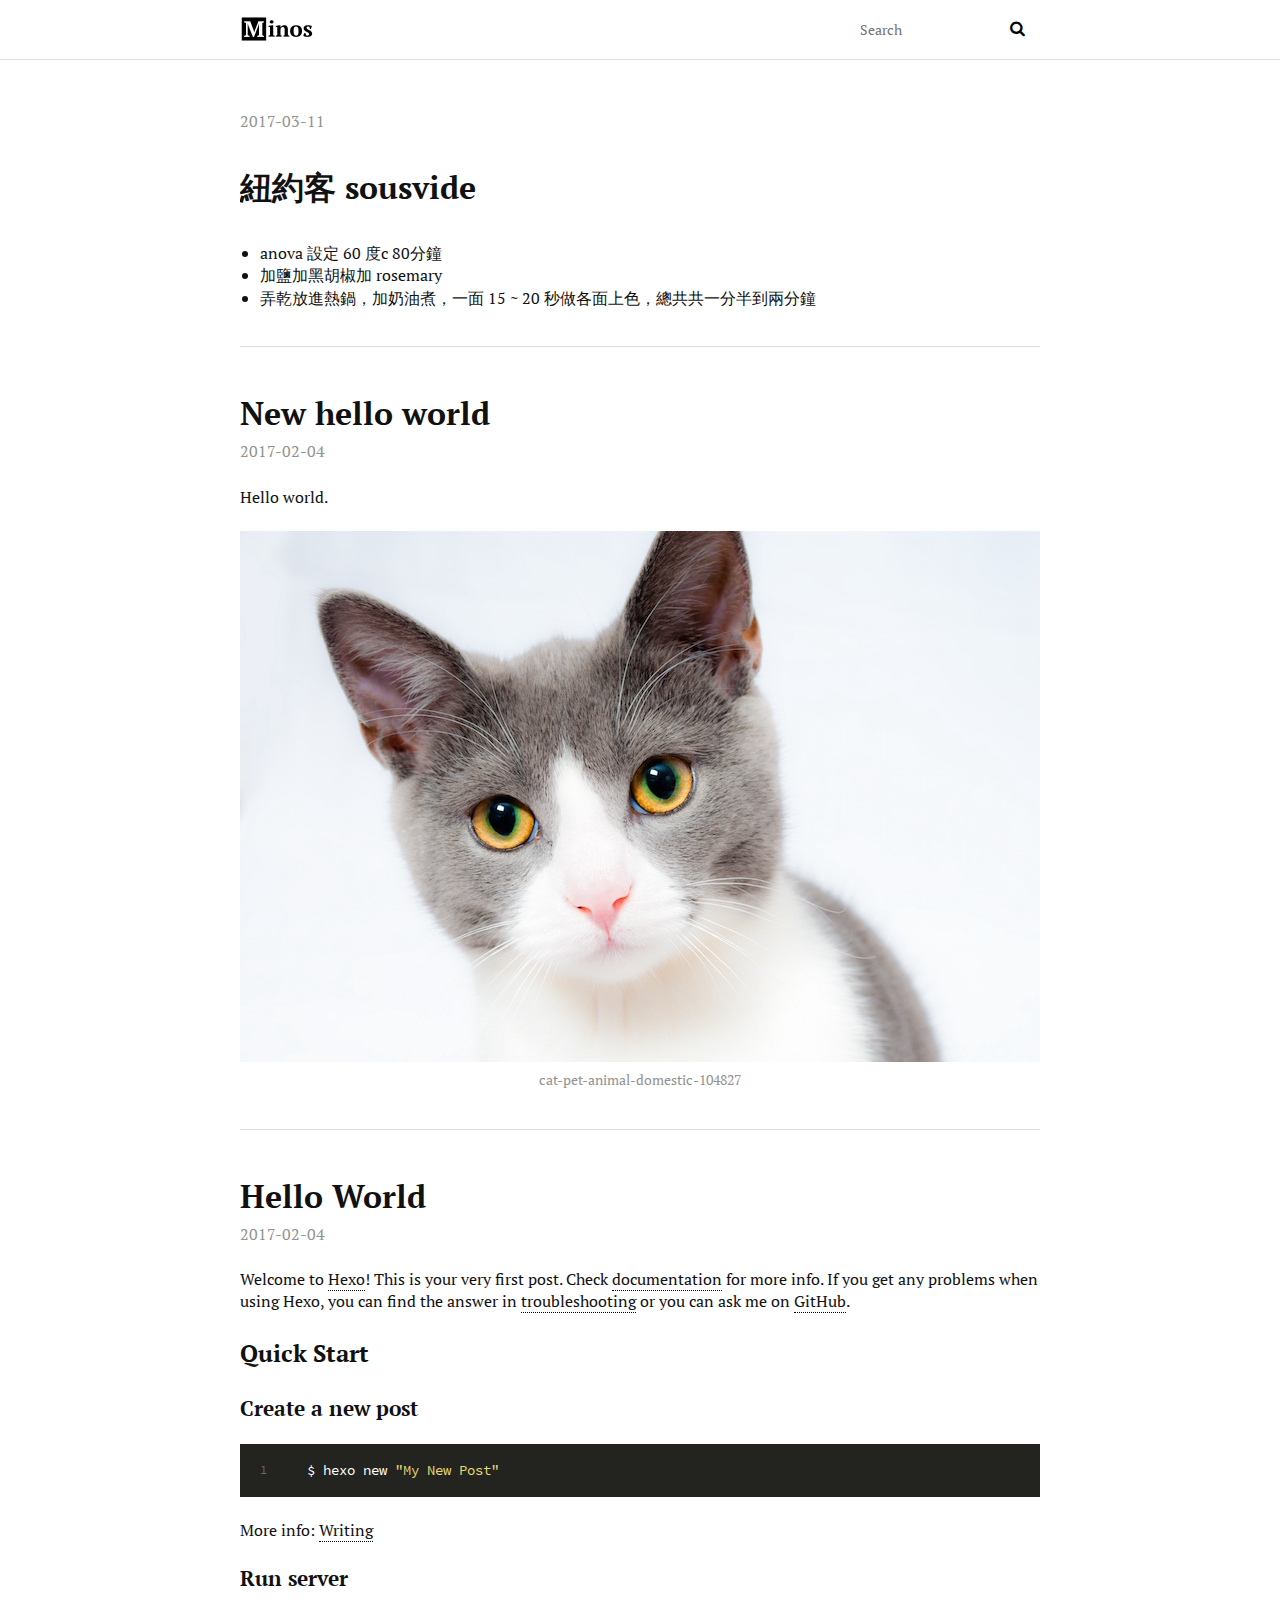
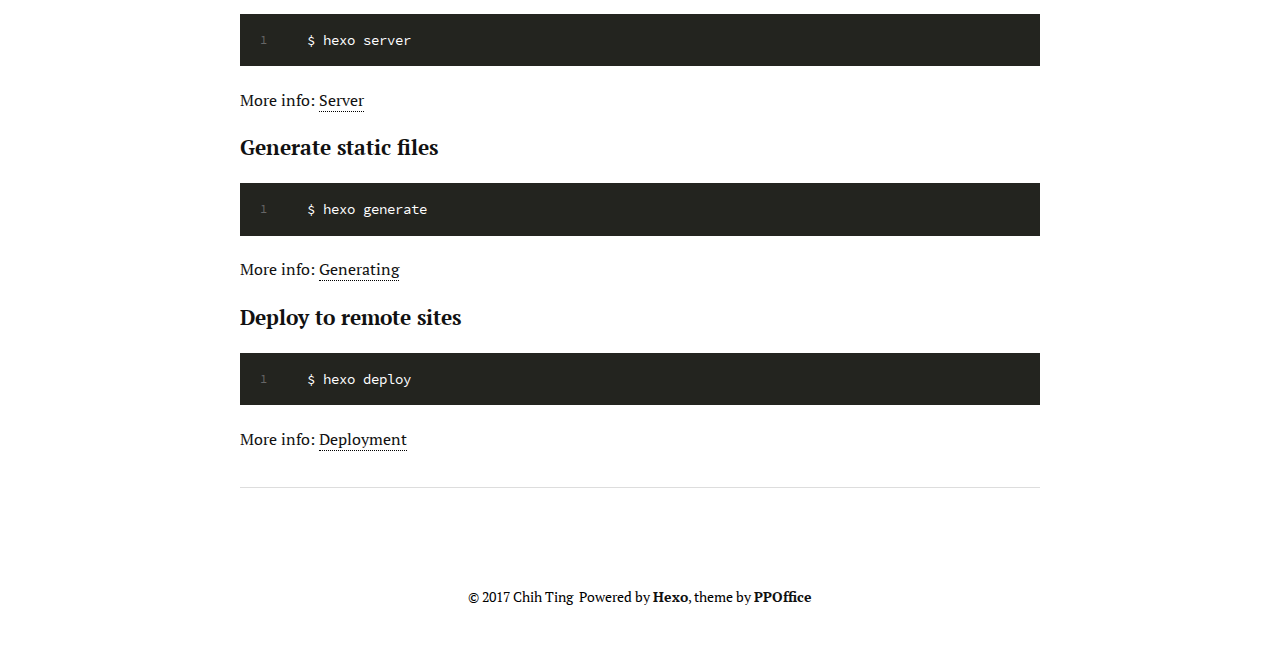
<file: index.html>
<!DOCTYPE html>
<html>
<head>
  <meta charset="utf-8">
  
  <title>ChihTing</title>
  <meta name="viewport" content="width=device-width, initial-scale=1, maximum-scale=1">
  <meta name="description" content="description...">
<meta property="og:type" content="website">
<meta property="og:title" content="ChihTing">
<meta property="og:url" content="http://linchihting.com/index.html">
<meta property="og:site_name" content="ChihTing">
<meta property="og:description" content="description...">
<meta name="twitter:card" content="summary">
<meta name="twitter:title" content="ChihTing">
<meta name="twitter:description" content="description...">
  
  
  <link href="/webfonts/ptserif/main.css" rel='stylesheet' type='text/css'>
  <link href="/webfonts/source-code-pro/main.css" rel="stylesheet" type="text/css">
  <link rel="stylesheet" href="/css/style.css">
  

</head>

<body>
  <div id="container">
    <header id="header">
  <div id="header-outer" class="outer">
    <div id="header-inner" class="inner">
      <a id="main-nav-toggle" class="nav-icon" href="javascript:;"></a>
      <a id="logo" class="logo" href="/"></a>
      <nav id="main-nav">
        
      </nav>
      <nav id="sub-nav">
        <div id="search-form-wrap">
          <form action="//google.com/search" method="get" accept-charset="UTF-8" class="search-form"><input type="search" name="q" results="0" class="search-form-input" placeholder="Search"><button type="submit" class="search-form-submit">&#xF002;</button><input type="hidden" name="sitesearch" value="http://linchihting.com"></form>
        </div>
      </nav>
    </div>
  </div>
</header>
    <section id="main" class="outer">
      <article id="post-2017-03-11" class="article article-type-post" itemscope itemprop="blogPost">
  <div class="article-inner">
    
    
    <div class="article-meta">
      <a href="/2017/03/11/2017-03-11/" class="article-date">
  <time datetime="2017-03-11T11:18:23.000Z" itemprop="datePublished">2017-03-11</time>
</a>
      
      
    </div>
    <div class="article-entry" itemprop="articleBody">
      
        <h1 id="紐約客-sousvide"><a href="#紐約客-sousvide" class="headerlink" title="紐約客 sousvide"></a>紐約客 sousvide</h1><ul>
<li>anova 設定 60 度c 80分鐘</li>
<li>加鹽加黑胡椒加 rosemary</li>
<li>弄乾放進熱鍋，加奶油煮，一面 15 ~ 20 秒做各面上色，總共共一分半到兩分鐘</li>
</ul>

      
    </div>
    
    
  </div>
  
</article>








    
      <article id="post-new-hello-world" class="article article-type-post" itemscope itemprop="blogPost">
  <div class="article-inner">
    
    
      <header class="article-header">
        
  
    <h1 itemprop="name">
      <a class="article-title" href="/2017/02/04/new-hello-world/">New hello world</a>
    </h1>
  

      </header>
    
    <div class="article-meta">
      <a href="/2017/02/04/new-hello-world/" class="article-date">
  <time datetime="2017-02-04T12:48:55.000Z" itemprop="datePublished">2017-02-04</time>
</a>
      
      
    </div>
    <div class="article-entry" itemprop="articleBody">
      
        <p>Hello world. </p>
<p><img src="/media/cat-pet-animal-domestic-104827.jpeg" alt="cat-pet-animal-domestic-104827"></p>

      
    </div>
    
    
  </div>
  
</article>








    
      <article id="post-hello-world" class="article article-type-post" itemscope itemprop="blogPost">
  <div class="article-inner">
    
    
      <header class="article-header">
        
  
    <h1 itemprop="name">
      <a class="article-title" href="/2017/02/04/hello-world/">Hello World</a>
    </h1>
  

      </header>
    
    <div class="article-meta">
      <a href="/2017/02/04/hello-world/" class="article-date">
  <time datetime="2017-02-04T12:23:58.000Z" itemprop="datePublished">2017-02-04</time>
</a>
      
      
    </div>
    <div class="article-entry" itemprop="articleBody">
      
        <p>Welcome to <a href="https://hexo.io/" target="_blank" rel="external">Hexo</a>! This is your very first post. Check <a href="https://hexo.io/docs/" target="_blank" rel="external">documentation</a> for more info. If you get any problems when using Hexo, you can find the answer in <a href="https://hexo.io/docs/troubleshooting.html" target="_blank" rel="external">troubleshooting</a> or you can ask me on <a href="https://github.com/hexojs/hexo/issues" target="_blank" rel="external">GitHub</a>.</p>
<h2 id="Quick-Start"><a href="#Quick-Start" class="headerlink" title="Quick Start"></a>Quick Start</h2><h3 id="Create-a-new-post"><a href="#Create-a-new-post" class="headerlink" title="Create a new post"></a>Create a new post</h3><figure class="highlight bash"><table><tr><td class="gutter"><pre><div class="line">1</div></pre></td><td class="code"><pre><div class="line">$ hexo new <span class="string">"My New Post"</span></div></pre></td></tr></table></figure>
<p>More info: <a href="https://hexo.io/docs/writing.html" target="_blank" rel="external">Writing</a></p>
<h3 id="Run-server"><a href="#Run-server" class="headerlink" title="Run server"></a>Run server</h3><figure class="highlight bash"><table><tr><td class="gutter"><pre><div class="line">1</div></pre></td><td class="code"><pre><div class="line">$ hexo server</div></pre></td></tr></table></figure>
<p>More info: <a href="https://hexo.io/docs/server.html" target="_blank" rel="external">Server</a></p>
<h3 id="Generate-static-files"><a href="#Generate-static-files" class="headerlink" title="Generate static files"></a>Generate static files</h3><figure class="highlight bash"><table><tr><td class="gutter"><pre><div class="line">1</div></pre></td><td class="code"><pre><div class="line">$ hexo generate</div></pre></td></tr></table></figure>
<p>More info: <a href="https://hexo.io/docs/generating.html" target="_blank" rel="external">Generating</a></p>
<h3 id="Deploy-to-remote-sites"><a href="#Deploy-to-remote-sites" class="headerlink" title="Deploy to remote sites"></a>Deploy to remote sites</h3><figure class="highlight bash"><table><tr><td class="gutter"><pre><div class="line">1</div></pre></td><td class="code"><pre><div class="line">$ hexo deploy</div></pre></td></tr></table></figure>
<p>More info: <a href="https://hexo.io/docs/deployment.html" target="_blank" rel="external">Deployment</a></p>

      
    </div>
    
    
  </div>
  
</article>








    </section>
    <footer id="footer">
  
  <div class="outer">
    <div id="footer-info" class="inner">
      &copy; 2017 Chih Ting&nbsp;
      Powered by <a href="http://hexo.io/" target="_blank">Hexo</a>, theme by <a href="http://github.com/ppoffice">PPOffice</a>
    </div>
  </div>
</footer>
    

<script src="/js/jquery.min.js"></script>



<script src="/js/script.js"></script>
  </div>
</body>
</html>
</file>
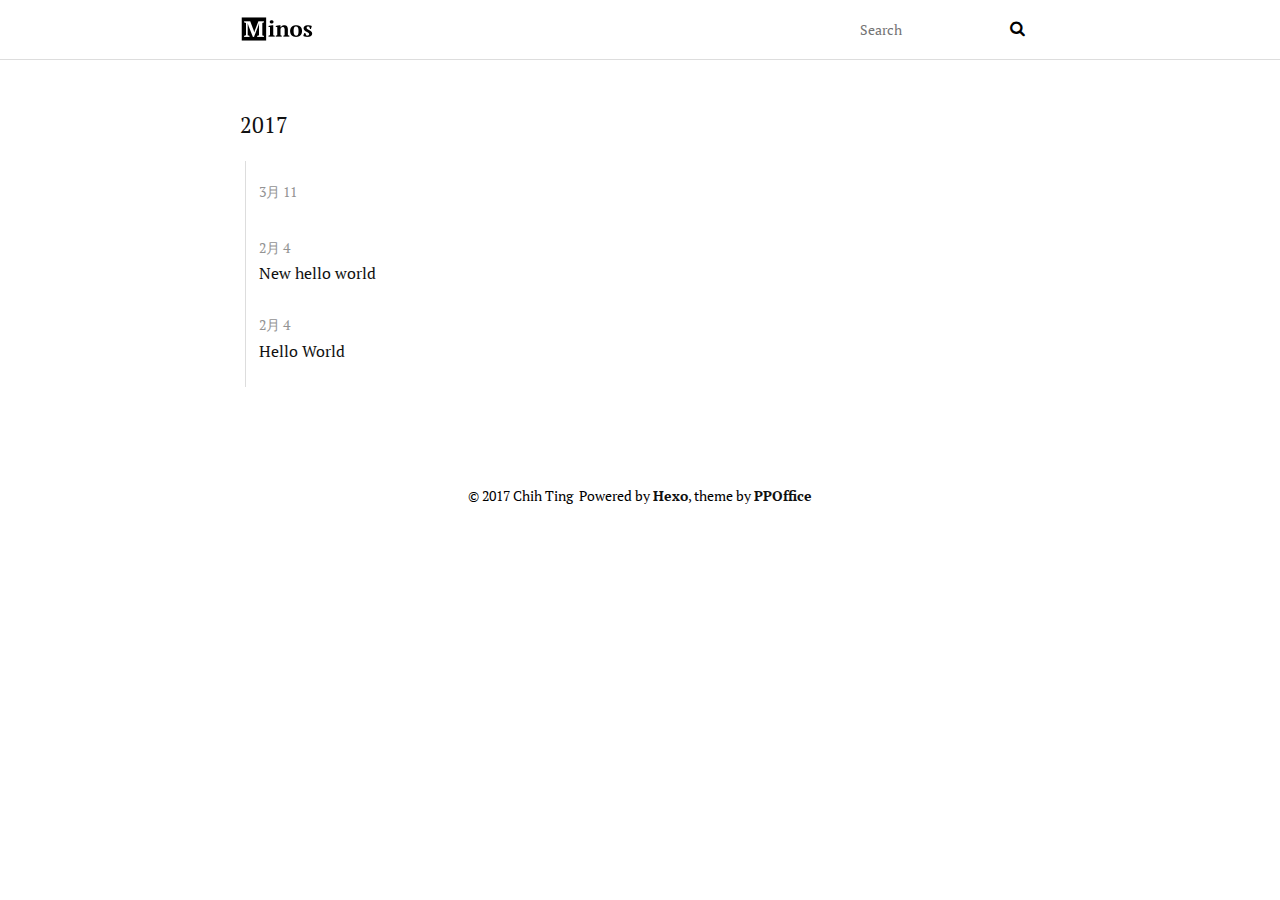
<file: archives/index.html>
<!DOCTYPE html>
<html>
<head>
  <meta charset="utf-8">
  
  <title>Archives - ChihTing</title>
  <meta name="viewport" content="width=device-width, initial-scale=1, maximum-scale=1">
  <meta name="description" content="description...">
<meta property="og:type" content="website">
<meta property="og:title" content="ChihTing">
<meta property="og:url" content="http://linchihting.com/archives/index.html">
<meta property="og:site_name" content="ChihTing">
<meta property="og:description" content="description...">
<meta name="twitter:card" content="summary">
<meta name="twitter:title" content="ChihTing">
<meta name="twitter:description" content="description...">
  
  
  <link href="/webfonts/ptserif/main.css" rel='stylesheet' type='text/css'>
  <link href="/webfonts/source-code-pro/main.css" rel="stylesheet" type="text/css">
  <link rel="stylesheet" href="/css/style.css">
  

</head>

<body>
  <div id="container">
    <header id="header">
  <div id="header-outer" class="outer">
    <div id="header-inner" class="inner">
      <a id="main-nav-toggle" class="nav-icon" href="javascript:;"></a>
      <a id="logo" class="logo" href="/"></a>
      <nav id="main-nav">
        
      </nav>
      <nav id="sub-nav">
        <div id="search-form-wrap">
          <form action="//google.com/search" method="get" accept-charset="UTF-8" class="search-form"><input type="search" name="q" results="0" class="search-form-input" placeholder="Search"><button type="submit" class="search-form-submit">&#xF002;</button><input type="hidden" name="sitesearch" value="http://linchihting.com"></form>
        </div>
      </nav>
    </div>
  </div>
</header>
    <section id="main" class="outer">
      <section class="archives-wrap">
        <div class="archive-year-wrap">
          <a href="/archives/2017" class="archive-year">2017</a>
        </div>
        <div class="archives">
    
    <article class="archive-article archive-type-post">
  <div class="archive-article-inner">
    <header class="archive-article-header">
      
        <a href="/2017/03/11/2017-03-11/" class="archive-article-date">
  <time datetime="2017-03-11T11:18:23.000Z" itemprop="datePublished">3月 11</time>
</a>
      
      
    </header>
  </div>
</article>
  
    <article class="archive-article archive-type-post">
  <div class="archive-article-inner">
    <header class="archive-article-header">
      
        <a href="/2017/02/04/new-hello-world/" class="archive-article-date">
  <time datetime="2017-02-04T12:48:55.000Z" itemprop="datePublished">2月 4</time>
</a>
      
      
  
    <h1 itemprop="name">
      <a class="archive-article-title" href="/2017/02/04/new-hello-world/">New hello world</a>
    </h1>
  

    </header>
  </div>
</article>
  
    <article class="archive-article archive-type-post">
  <div class="archive-article-inner">
    <header class="archive-article-header">
      
        <a href="/2017/02/04/hello-world/" class="archive-article-date">
  <time datetime="2017-02-04T12:23:58.000Z" itemprop="datePublished">2月 4</time>
</a>
      
      
  
    <h1 itemprop="name">
      <a class="archive-article-title" href="/2017/02/04/hello-world/">Hello World</a>
    </h1>
  

    </header>
  </div>
</article>
  
    </div></section>
  </section>
    <footer id="footer">
  
  <div class="outer">
    <div id="footer-info" class="inner">
      &copy; 2017 Chih Ting&nbsp;
      Powered by <a href="http://hexo.io/" target="_blank">Hexo</a>, theme by <a href="http://github.com/ppoffice">PPOffice</a>
    </div>
  </div>
</footer>
    

<script src="/js/jquery.min.js"></script>



<script src="/js/script.js"></script>
  </div>
</body>
</html>
</file>
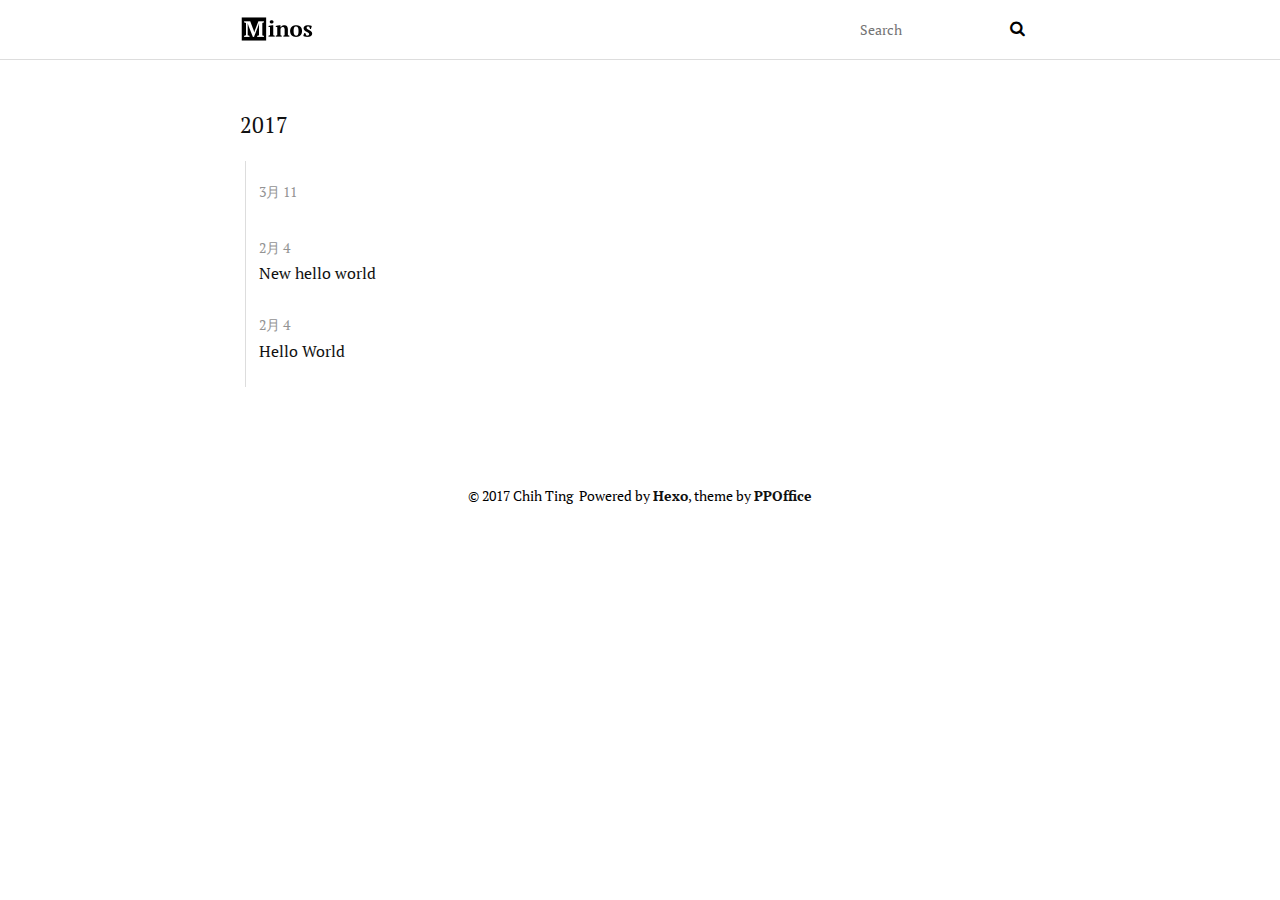
<file: archives/2017/index.html>
<!DOCTYPE html>
<html>
<head>
  <meta charset="utf-8">
  
  <title>Archives: 2017 - ChihTing</title>
  <meta name="viewport" content="width=device-width, initial-scale=1, maximum-scale=1">
  <meta name="description" content="description...">
<meta property="og:type" content="website">
<meta property="og:title" content="ChihTing">
<meta property="og:url" content="http://linchihting.com/archives/2017/index.html">
<meta property="og:site_name" content="ChihTing">
<meta property="og:description" content="description...">
<meta name="twitter:card" content="summary">
<meta name="twitter:title" content="ChihTing">
<meta name="twitter:description" content="description...">
  
  
  <link href="/webfonts/ptserif/main.css" rel='stylesheet' type='text/css'>
  <link href="/webfonts/source-code-pro/main.css" rel="stylesheet" type="text/css">
  <link rel="stylesheet" href="/css/style.css">
  

</head>

<body>
  <div id="container">
    <header id="header">
  <div id="header-outer" class="outer">
    <div id="header-inner" class="inner">
      <a id="main-nav-toggle" class="nav-icon" href="javascript:;"></a>
      <a id="logo" class="logo" href="/"></a>
      <nav id="main-nav">
        
      </nav>
      <nav id="sub-nav">
        <div id="search-form-wrap">
          <form action="//google.com/search" method="get" accept-charset="UTF-8" class="search-form"><input type="search" name="q" results="0" class="search-form-input" placeholder="Search"><button type="submit" class="search-form-submit">&#xF002;</button><input type="hidden" name="sitesearch" value="http://linchihting.com"></form>
        </div>
      </nav>
    </div>
  </div>
</header>
    <section id="main" class="outer">
      <section class="archives-wrap">
        <div class="archive-year-wrap">
          <a href="/archives/2017" class="archive-year">2017</a>
        </div>
        <div class="archives">
    
    <article class="archive-article archive-type-post">
  <div class="archive-article-inner">
    <header class="archive-article-header">
      
        <a href="/2017/03/11/2017-03-11/" class="archive-article-date">
  <time datetime="2017-03-11T11:18:23.000Z" itemprop="datePublished">3月 11</time>
</a>
      
      
    </header>
  </div>
</article>
  
    <article class="archive-article archive-type-post">
  <div class="archive-article-inner">
    <header class="archive-article-header">
      
        <a href="/2017/02/04/new-hello-world/" class="archive-article-date">
  <time datetime="2017-02-04T12:48:55.000Z" itemprop="datePublished">2月 4</time>
</a>
      
      
  
    <h1 itemprop="name">
      <a class="archive-article-title" href="/2017/02/04/new-hello-world/">New hello world</a>
    </h1>
  

    </header>
  </div>
</article>
  
    <article class="archive-article archive-type-post">
  <div class="archive-article-inner">
    <header class="archive-article-header">
      
        <a href="/2017/02/04/hello-world/" class="archive-article-date">
  <time datetime="2017-02-04T12:23:58.000Z" itemprop="datePublished">2月 4</time>
</a>
      
      
  
    <h1 itemprop="name">
      <a class="archive-article-title" href="/2017/02/04/hello-world/">Hello World</a>
    </h1>
  

    </header>
  </div>
</article>
  
    </div></section>
  </section>
    <footer id="footer">
  
  <div class="outer">
    <div id="footer-info" class="inner">
      &copy; 2017 Chih Ting&nbsp;
      Powered by <a href="http://hexo.io/" target="_blank">Hexo</a>, theme by <a href="http://github.com/ppoffice">PPOffice</a>
    </div>
  </div>
</footer>
    

<script src="/js/jquery.min.js"></script>



<script src="/js/script.js"></script>
  </div>
</body>
</html>
</file>
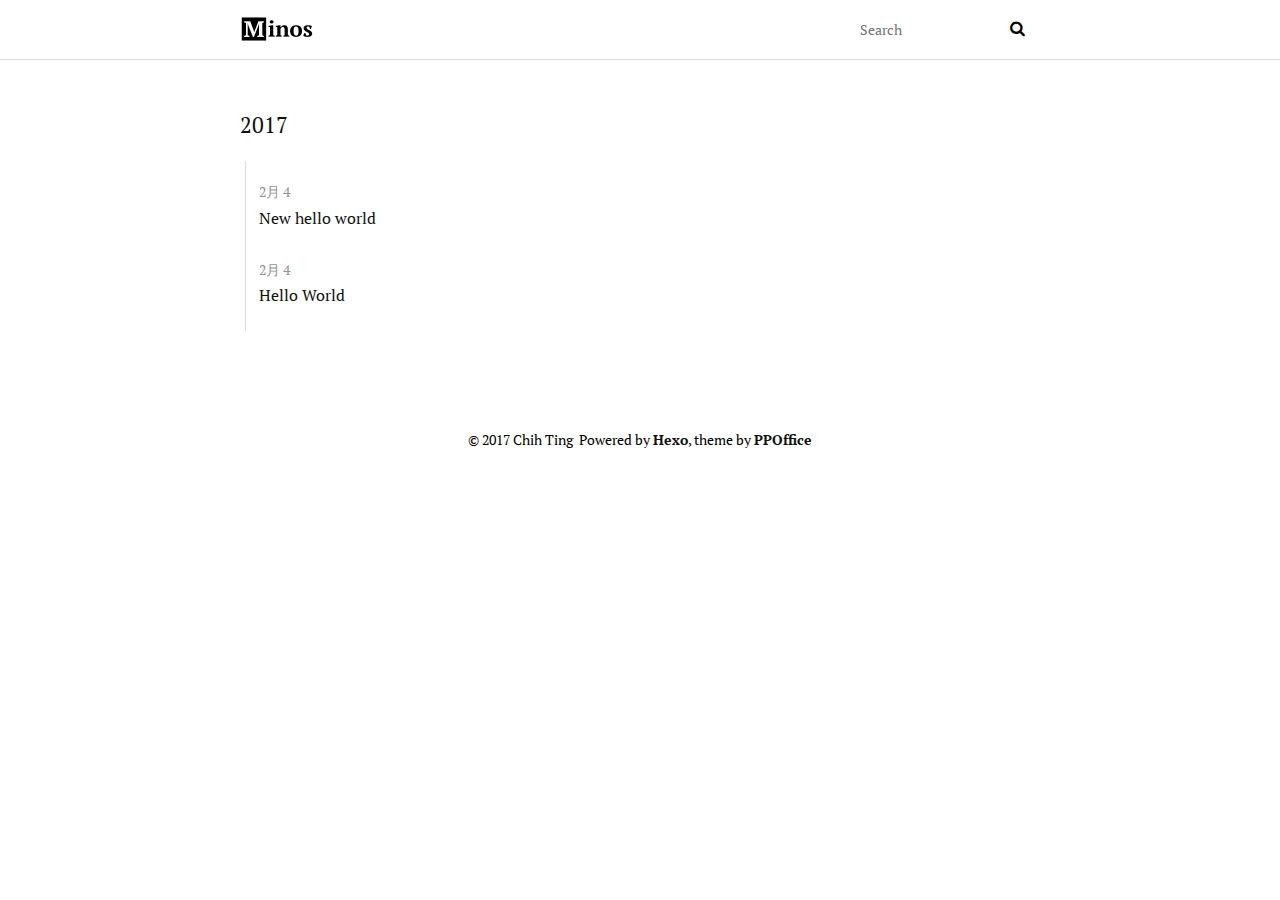
<file: archives/2017/02/index.html>
<!DOCTYPE html>
<html>
<head>
  <meta charset="utf-8">
  
  <title>Archives: 2017/2 - ChihTing</title>
  <meta name="viewport" content="width=device-width, initial-scale=1, maximum-scale=1">
  <meta name="description" content="description...">
<meta property="og:type" content="website">
<meta property="og:title" content="ChihTing">
<meta property="og:url" content="http://linchihting.com/archives/2017/02/index.html">
<meta property="og:site_name" content="ChihTing">
<meta property="og:description" content="description...">
<meta name="twitter:card" content="summary">
<meta name="twitter:title" content="ChihTing">
<meta name="twitter:description" content="description...">
  
  
  <link href="/webfonts/ptserif/main.css" rel='stylesheet' type='text/css'>
  <link href="/webfonts/source-code-pro/main.css" rel="stylesheet" type="text/css">
  <link rel="stylesheet" href="/css/style.css">
  

</head>

<body>
  <div id="container">
    <header id="header">
  <div id="header-outer" class="outer">
    <div id="header-inner" class="inner">
      <a id="main-nav-toggle" class="nav-icon" href="javascript:;"></a>
      <a id="logo" class="logo" href="/"></a>
      <nav id="main-nav">
        
      </nav>
      <nav id="sub-nav">
        <div id="search-form-wrap">
          <form action="//google.com/search" method="get" accept-charset="UTF-8" class="search-form"><input type="search" name="q" results="0" class="search-form-input" placeholder="Search"><button type="submit" class="search-form-submit">&#xF002;</button><input type="hidden" name="sitesearch" value="http://linchihting.com"></form>
        </div>
      </nav>
    </div>
  </div>
</header>
    <section id="main" class="outer">
      <section class="archives-wrap">
        <div class="archive-year-wrap">
          <a href="/archives/2017" class="archive-year">2017</a>
        </div>
        <div class="archives">
    
    <article class="archive-article archive-type-post">
  <div class="archive-article-inner">
    <header class="archive-article-header">
      
        <a href="/2017/02/04/new-hello-world/" class="archive-article-date">
  <time datetime="2017-02-04T12:48:55.000Z" itemprop="datePublished">2月 4</time>
</a>
      
      
  
    <h1 itemprop="name">
      <a class="archive-article-title" href="/2017/02/04/new-hello-world/">New hello world</a>
    </h1>
  

    </header>
  </div>
</article>
  
    <article class="archive-article archive-type-post">
  <div class="archive-article-inner">
    <header class="archive-article-header">
      
        <a href="/2017/02/04/hello-world/" class="archive-article-date">
  <time datetime="2017-02-04T12:23:58.000Z" itemprop="datePublished">2月 4</time>
</a>
      
      
  
    <h1 itemprop="name">
      <a class="archive-article-title" href="/2017/02/04/hello-world/">Hello World</a>
    </h1>
  

    </header>
  </div>
</article>
  
    </div></section>
  </section>
    <footer id="footer">
  
  <div class="outer">
    <div id="footer-info" class="inner">
      &copy; 2017 Chih Ting&nbsp;
      Powered by <a href="http://hexo.io/" target="_blank">Hexo</a>, theme by <a href="http://github.com/ppoffice">PPOffice</a>
    </div>
  </div>
</footer>
    

<script src="/js/jquery.min.js"></script>



<script src="/js/script.js"></script>
  </div>
</body>
</html>
</file>
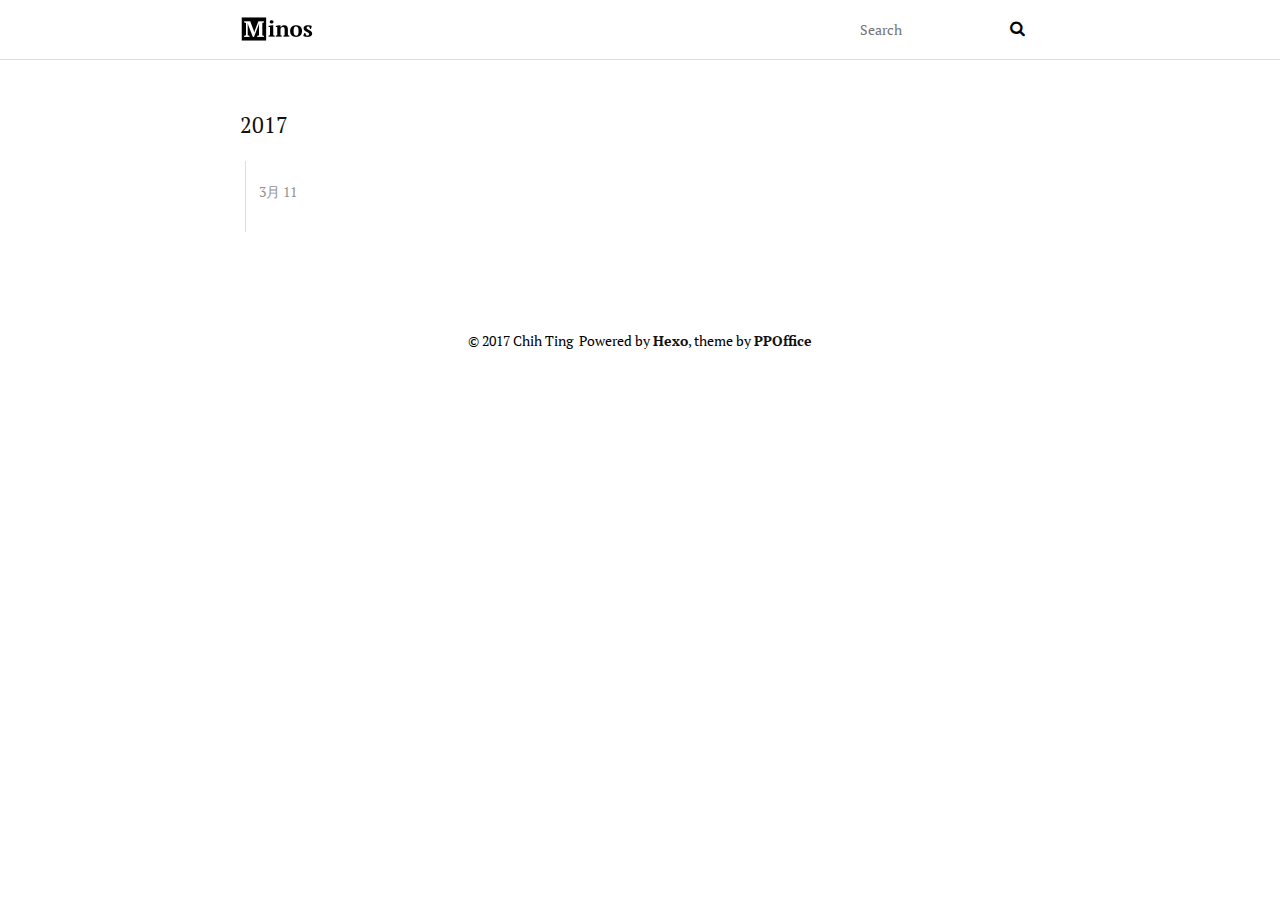
<file: archives/2017/03/index.html>
<!DOCTYPE html>
<html>
<head>
  <meta charset="utf-8">
  
  <title>Archives: 2017/3 - ChihTing</title>
  <meta name="viewport" content="width=device-width, initial-scale=1, maximum-scale=1">
  <meta name="description" content="description...">
<meta property="og:type" content="website">
<meta property="og:title" content="ChihTing">
<meta property="og:url" content="http://linchihting.com/archives/2017/03/index.html">
<meta property="og:site_name" content="ChihTing">
<meta property="og:description" content="description...">
<meta name="twitter:card" content="summary">
<meta name="twitter:title" content="ChihTing">
<meta name="twitter:description" content="description...">
  
  
  <link href="/webfonts/ptserif/main.css" rel='stylesheet' type='text/css'>
  <link href="/webfonts/source-code-pro/main.css" rel="stylesheet" type="text/css">
  <link rel="stylesheet" href="/css/style.css">
  

</head>

<body>
  <div id="container">
    <header id="header">
  <div id="header-outer" class="outer">
    <div id="header-inner" class="inner">
      <a id="main-nav-toggle" class="nav-icon" href="javascript:;"></a>
      <a id="logo" class="logo" href="/"></a>
      <nav id="main-nav">
        
      </nav>
      <nav id="sub-nav">
        <div id="search-form-wrap">
          <form action="//google.com/search" method="get" accept-charset="UTF-8" class="search-form"><input type="search" name="q" results="0" class="search-form-input" placeholder="Search"><button type="submit" class="search-form-submit">&#xF002;</button><input type="hidden" name="sitesearch" value="http://linchihting.com"></form>
        </div>
      </nav>
    </div>
  </div>
</header>
    <section id="main" class="outer">
      <section class="archives-wrap">
        <div class="archive-year-wrap">
          <a href="/archives/2017" class="archive-year">2017</a>
        </div>
        <div class="archives">
    
    <article class="archive-article archive-type-post">
  <div class="archive-article-inner">
    <header class="archive-article-header">
      
        <a href="/2017/03/11/2017-03-11/" class="archive-article-date">
  <time datetime="2017-03-11T11:18:23.000Z" itemprop="datePublished">3月 11</time>
</a>
      
      
    </header>
  </div>
</article>
  
    </div></section>
  </section>
    <footer id="footer">
  
  <div class="outer">
    <div id="footer-info" class="inner">
      &copy; 2017 Chih Ting&nbsp;
      Powered by <a href="http://hexo.io/" target="_blank">Hexo</a>, theme by <a href="http://github.com/ppoffice">PPOffice</a>
    </div>
  </div>
</footer>
    

<script src="/js/jquery.min.js"></script>



<script src="/js/script.js"></script>
  </div>
</body>
</html>
</file>
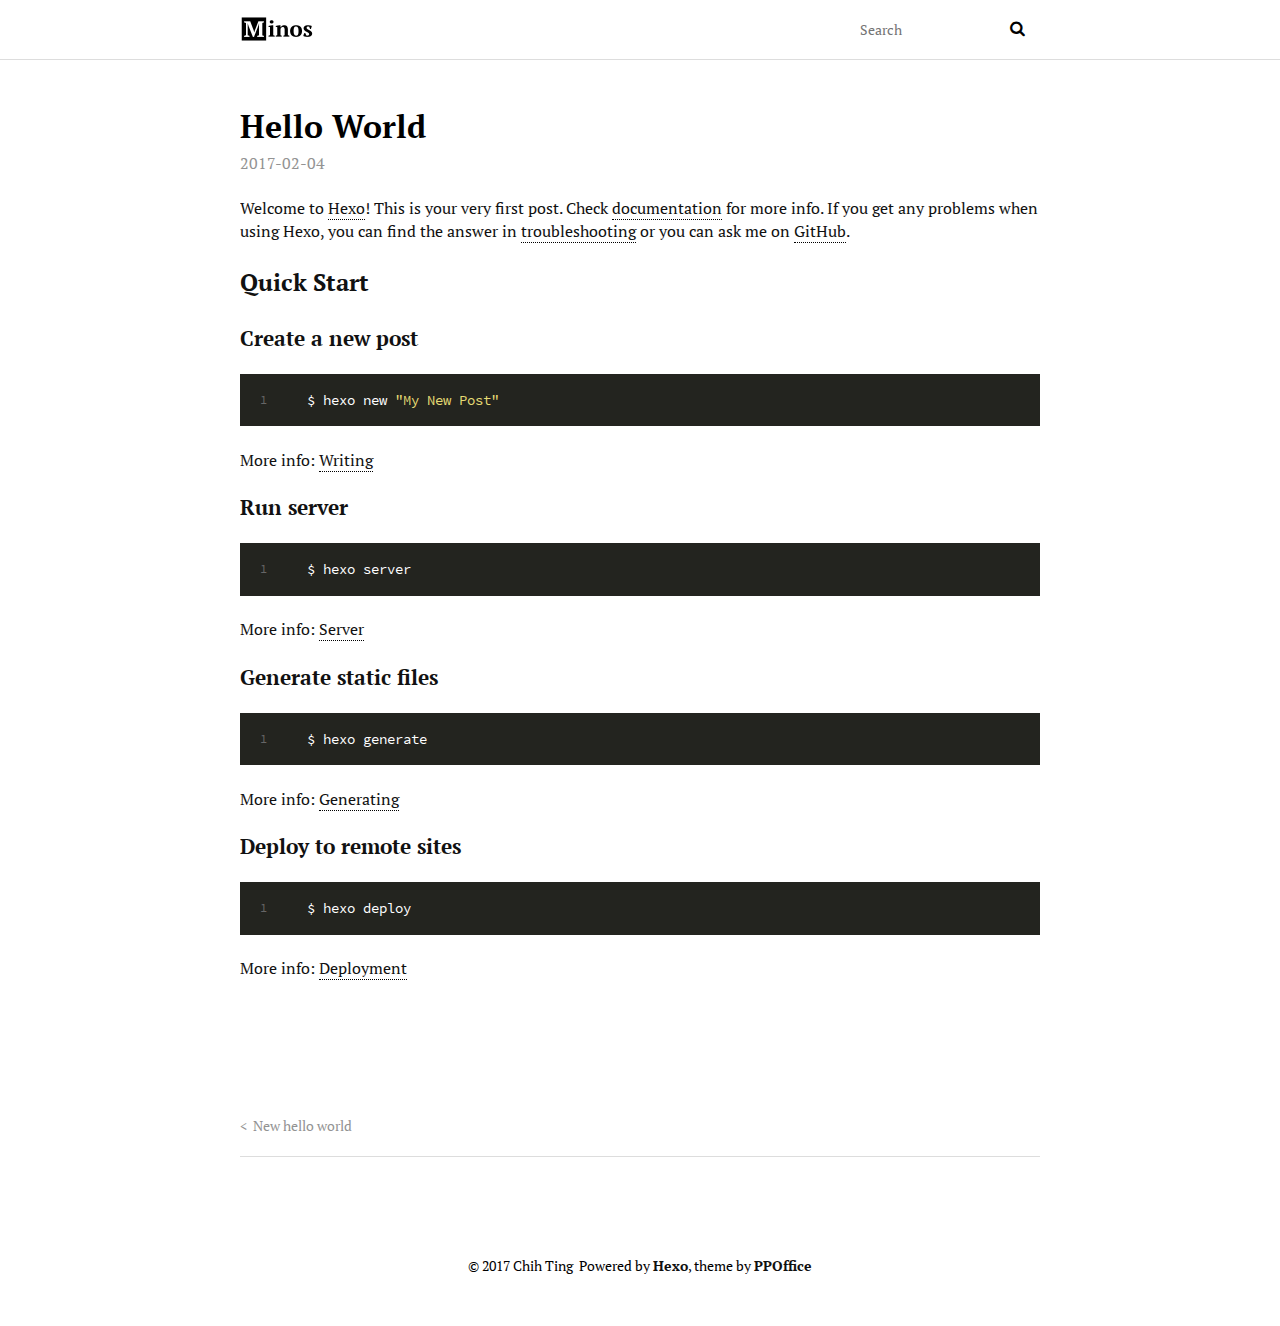
<file: 2017/02/04/hello-world/index.html>
<!DOCTYPE html>
<html>
<head>
  <meta charset="utf-8">
  
  <title>Hello World - ChihTing</title>
  <meta name="viewport" content="width=device-width, initial-scale=1, maximum-scale=1">
  <meta name="description" content="Welcome to Hexo! This is your very first post. Check documentation for more info. If you get any problems when using Hexo, you can find the answer in troubleshooting or you can ask me on GitHub.
Quick">
<meta property="og:type" content="article">
<meta property="og:title" content="Hello World">
<meta property="og:url" content="http://linchihting.com/2017/02/04/hello-world/index.html">
<meta property="og:site_name" content="ChihTing">
<meta property="og:description" content="Welcome to Hexo! This is your very first post. Check documentation for more info. If you get any problems when using Hexo, you can find the answer in troubleshooting or you can ask me on GitHub.
Quick">
<meta property="og:updated_time" content="2017-02-04T12:23:58.000Z">
<meta name="twitter:card" content="summary">
<meta name="twitter:title" content="Hello World">
<meta name="twitter:description" content="Welcome to Hexo! This is your very first post. Check documentation for more info. If you get any problems when using Hexo, you can find the answer in troubleshooting or you can ask me on GitHub.
Quick">
  
  
  <link href="/webfonts/ptserif/main.css" rel='stylesheet' type='text/css'>
  <link href="/webfonts/source-code-pro/main.css" rel="stylesheet" type="text/css">
  <link rel="stylesheet" href="/css/style.css">
  

</head>

<body>
  <div id="container">
    <header id="header">
  <div id="header-outer" class="outer">
    <div id="header-inner" class="inner">
      <a id="main-nav-toggle" class="nav-icon" href="javascript:;"></a>
      <a id="logo" class="logo" href="/"></a>
      <nav id="main-nav">
        
      </nav>
      <nav id="sub-nav">
        <div id="search-form-wrap">
          <form action="//google.com/search" method="get" accept-charset="UTF-8" class="search-form"><input type="search" name="q" results="0" class="search-form-input" placeholder="Search"><button type="submit" class="search-form-submit">&#xF002;</button><input type="hidden" name="sitesearch" value="http://linchihting.com"></form>
        </div>
      </nav>
    </div>
  </div>
</header>
    <section id="main" class="outer"><article id="post-hello-world" class="article article-type-post" itemscope itemprop="blogPost">
  <div class="article-inner">
    
    
      <header class="article-header">
        
  
    <h1 class="article-title" itemprop="name">
      Hello World
    </h1>
  

      </header>
    
    <div class="article-meta">
      <a href="/2017/02/04/hello-world/" class="article-date">
  <time datetime="2017-02-04T12:23:58.000Z" itemprop="datePublished">2017-02-04</time>
</a>
      
      
    </div>
    <div class="article-entry" itemprop="articleBody">
      
        <p>Welcome to <a href="https://hexo.io/" target="_blank" rel="external">Hexo</a>! This is your very first post. Check <a href="https://hexo.io/docs/" target="_blank" rel="external">documentation</a> for more info. If you get any problems when using Hexo, you can find the answer in <a href="https://hexo.io/docs/troubleshooting.html" target="_blank" rel="external">troubleshooting</a> or you can ask me on <a href="https://github.com/hexojs/hexo/issues" target="_blank" rel="external">GitHub</a>.</p>
<h2 id="Quick-Start"><a href="#Quick-Start" class="headerlink" title="Quick Start"></a>Quick Start</h2><h3 id="Create-a-new-post"><a href="#Create-a-new-post" class="headerlink" title="Create a new post"></a>Create a new post</h3><figure class="highlight bash"><table><tr><td class="gutter"><pre><div class="line">1</div></pre></td><td class="code"><pre><div class="line">$ hexo new <span class="string">"My New Post"</span></div></pre></td></tr></table></figure>
<p>More info: <a href="https://hexo.io/docs/writing.html" target="_blank" rel="external">Writing</a></p>
<h3 id="Run-server"><a href="#Run-server" class="headerlink" title="Run server"></a>Run server</h3><figure class="highlight bash"><table><tr><td class="gutter"><pre><div class="line">1</div></pre></td><td class="code"><pre><div class="line">$ hexo server</div></pre></td></tr></table></figure>
<p>More info: <a href="https://hexo.io/docs/server.html" target="_blank" rel="external">Server</a></p>
<h3 id="Generate-static-files"><a href="#Generate-static-files" class="headerlink" title="Generate static files"></a>Generate static files</h3><figure class="highlight bash"><table><tr><td class="gutter"><pre><div class="line">1</div></pre></td><td class="code"><pre><div class="line">$ hexo generate</div></pre></td></tr></table></figure>
<p>More info: <a href="https://hexo.io/docs/generating.html" target="_blank" rel="external">Generating</a></p>
<h3 id="Deploy-to-remote-sites"><a href="#Deploy-to-remote-sites" class="headerlink" title="Deploy to remote sites"></a>Deploy to remote sites</h3><figure class="highlight bash"><table><tr><td class="gutter"><pre><div class="line">1</div></pre></td><td class="code"><pre><div class="line">$ hexo deploy</div></pre></td></tr></table></figure>
<p>More info: <a href="https://hexo.io/docs/deployment.html" target="_blank" rel="external">Deployment</a></p>

      
    </div>
    
    
      <footer class="article-footer">
        
      </footer>
    
  </div>
  
    
<nav id="article-nav">
  
    <a href="/2017/02/04/new-hello-world/" id="article-nav-newer" class="article-nav-link-wrap">
      <div class="article-nav-title"><span>&lt;</span>&nbsp;
        
          New hello world
        
      </div>
    </a>
  
  
</nav>

  
</article>







</section>
    <footer id="footer">
  
  <div class="outer">
    <div id="footer-info" class="inner">
      &copy; 2017 Chih Ting&nbsp;
      Powered by <a href="http://hexo.io/" target="_blank">Hexo</a>, theme by <a href="http://github.com/ppoffice">PPOffice</a>
    </div>
  </div>
</footer>
    

<script src="/js/jquery.min.js"></script>



<script src="/js/script.js"></script>
  </div>
</body>
</html>
</file>
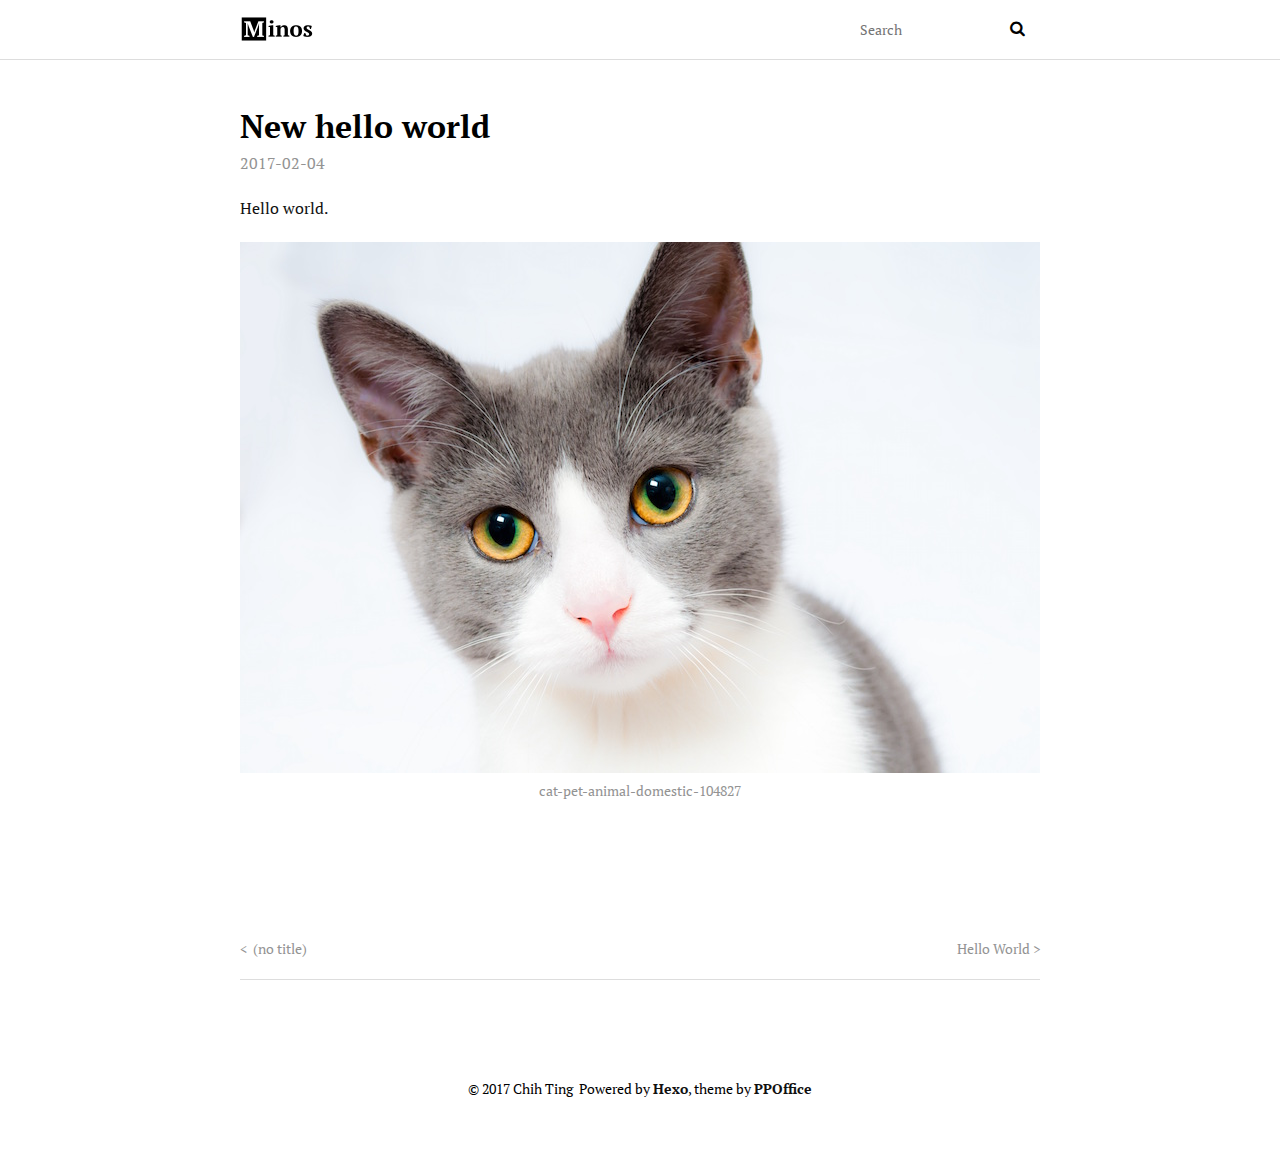
<file: 2017/02/04/new-hello-world/index.html>
<!DOCTYPE html>
<html>
<head>
  <meta charset="utf-8">
  
  <title>New hello world - ChihTing</title>
  <meta name="viewport" content="width=device-width, initial-scale=1, maximum-scale=1">
  <meta name="description" content="Hello world.">
<meta property="og:type" content="article">
<meta property="og:title" content="New hello world">
<meta property="og:url" content="http://linchihting.com/2017/02/04/new-hello-world/index.html">
<meta property="og:site_name" content="ChihTing">
<meta property="og:description" content="Hello world.">
<meta property="og:image" content="http://linchihting.com/media/cat-pet-animal-domestic-104827.jpeg">
<meta property="og:updated_time" content="2017-02-04T13:03:45.000Z">
<meta name="twitter:card" content="summary">
<meta name="twitter:title" content="New hello world">
<meta name="twitter:description" content="Hello world.">
<meta name="twitter:image" content="http://linchihting.com/media/cat-pet-animal-domestic-104827.jpeg">
  
  
  <link href="/webfonts/ptserif/main.css" rel='stylesheet' type='text/css'>
  <link href="/webfonts/source-code-pro/main.css" rel="stylesheet" type="text/css">
  <link rel="stylesheet" href="/css/style.css">
  

</head>

<body>
  <div id="container">
    <header id="header">
  <div id="header-outer" class="outer">
    <div id="header-inner" class="inner">
      <a id="main-nav-toggle" class="nav-icon" href="javascript:;"></a>
      <a id="logo" class="logo" href="/"></a>
      <nav id="main-nav">
        
      </nav>
      <nav id="sub-nav">
        <div id="search-form-wrap">
          <form action="//google.com/search" method="get" accept-charset="UTF-8" class="search-form"><input type="search" name="q" results="0" class="search-form-input" placeholder="Search"><button type="submit" class="search-form-submit">&#xF002;</button><input type="hidden" name="sitesearch" value="http://linchihting.com"></form>
        </div>
      </nav>
    </div>
  </div>
</header>
    <section id="main" class="outer"><article id="post-new-hello-world" class="article article-type-post" itemscope itemprop="blogPost">
  <div class="article-inner">
    
    
      <header class="article-header">
        
  
    <h1 class="article-title" itemprop="name">
      New hello world
    </h1>
  

      </header>
    
    <div class="article-meta">
      <a href="/2017/02/04/new-hello-world/" class="article-date">
  <time datetime="2017-02-04T12:48:55.000Z" itemprop="datePublished">2017-02-04</time>
</a>
      
      
    </div>
    <div class="article-entry" itemprop="articleBody">
      
        <p>Hello world. </p>
<p><img src="/media/cat-pet-animal-domestic-104827.jpeg" alt="cat-pet-animal-domestic-104827"></p>

      
    </div>
    
    
      <footer class="article-footer">
        
      </footer>
    
  </div>
  
    
<nav id="article-nav">
  
    <a href="/2017/03/11/2017-03-11/" id="article-nav-newer" class="article-nav-link-wrap">
      <div class="article-nav-title"><span>&lt;</span>&nbsp;
        
          (no title)
        
      </div>
    </a>
  
  
    <a href="/2017/02/04/hello-world/" id="article-nav-older" class="article-nav-link-wrap">
      <div class="article-nav-title">Hello World&nbsp;<span>&gt;</span></div>
    </a>
  
</nav>

  
</article>







</section>
    <footer id="footer">
  
  <div class="outer">
    <div id="footer-info" class="inner">
      &copy; 2017 Chih Ting&nbsp;
      Powered by <a href="http://hexo.io/" target="_blank">Hexo</a>, theme by <a href="http://github.com/ppoffice">PPOffice</a>
    </div>
  </div>
</footer>
    

<script src="/js/jquery.min.js"></script>



<script src="/js/script.js"></script>
  </div>
</body>
</html>
</file>
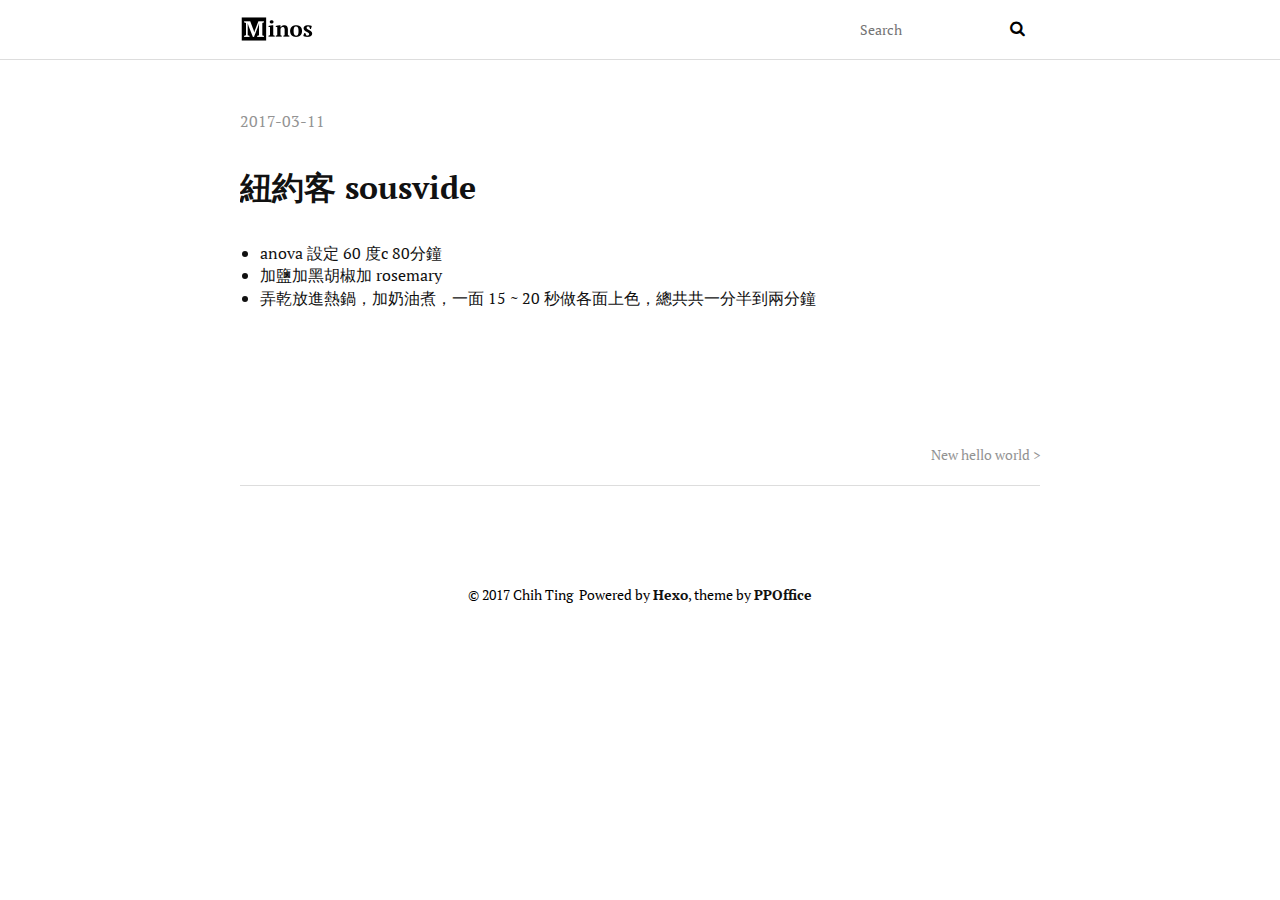
<file: 2017/03/11/2017-03-11/index.html>
<!DOCTYPE html>
<html>
<head>
  <meta charset="utf-8">
  
  <title>ChihTing</title>
  <meta name="viewport" content="width=device-width, initial-scale=1, maximum-scale=1">
  <meta name="description" content="紐約客 sousvide
anova 設定 60 度c 80分鐘
加鹽加黑胡椒加 rosemary
弄乾放進熱鍋，加奶油煮，一面 15 ~ 20 秒做各面上色，總共共一分半到兩分鐘">
<meta property="og:type" content="article">
<meta property="og:title" content="ChihTing">
<meta property="og:url" content="http://linchihting.com/2017/03/11/2017-03-11/index.html">
<meta property="og:site_name" content="ChihTing">
<meta property="og:description" content="紐約客 sousvide
anova 設定 60 度c 80分鐘
加鹽加黑胡椒加 rosemary
弄乾放進熱鍋，加奶油煮，一面 15 ~ 20 秒做各面上色，總共共一分半到兩分鐘">
<meta property="og:updated_time" content="2017-03-11T11:21:18.000Z">
<meta name="twitter:card" content="summary">
<meta name="twitter:title" content="ChihTing">
<meta name="twitter:description" content="紐約客 sousvide
anova 設定 60 度c 80分鐘
加鹽加黑胡椒加 rosemary
弄乾放進熱鍋，加奶油煮，一面 15 ~ 20 秒做各面上色，總共共一分半到兩分鐘">
  
  
  <link href="/webfonts/ptserif/main.css" rel='stylesheet' type='text/css'>
  <link href="/webfonts/source-code-pro/main.css" rel="stylesheet" type="text/css">
  <link rel="stylesheet" href="/css/style.css">
  

</head>

<body>
  <div id="container">
    <header id="header">
  <div id="header-outer" class="outer">
    <div id="header-inner" class="inner">
      <a id="main-nav-toggle" class="nav-icon" href="javascript:;"></a>
      <a id="logo" class="logo" href="/"></a>
      <nav id="main-nav">
        
      </nav>
      <nav id="sub-nav">
        <div id="search-form-wrap">
          <form action="//google.com/search" method="get" accept-charset="UTF-8" class="search-form"><input type="search" name="q" results="0" class="search-form-input" placeholder="Search"><button type="submit" class="search-form-submit">&#xF002;</button><input type="hidden" name="sitesearch" value="http://linchihting.com"></form>
        </div>
      </nav>
    </div>
  </div>
</header>
    <section id="main" class="outer"><article id="post-2017-03-11" class="article article-type-post" itemscope itemprop="blogPost">
  <div class="article-inner">
    
    
    <div class="article-meta">
      <a href="/2017/03/11/2017-03-11/" class="article-date">
  <time datetime="2017-03-11T11:18:23.000Z" itemprop="datePublished">2017-03-11</time>
</a>
      
      
    </div>
    <div class="article-entry" itemprop="articleBody">
      
        <h1 id="紐約客-sousvide"><a href="#紐約客-sousvide" class="headerlink" title="紐約客 sousvide"></a>紐約客 sousvide</h1><ul>
<li>anova 設定 60 度c 80分鐘</li>
<li>加鹽加黑胡椒加 rosemary</li>
<li>弄乾放進熱鍋，加奶油煮，一面 15 ~ 20 秒做各面上色，總共共一分半到兩分鐘</li>
</ul>

      
    </div>
    
    
      <footer class="article-footer">
        
      </footer>
    
  </div>
  
    
<nav id="article-nav">
  
  
    <a href="/2017/02/04/new-hello-world/" id="article-nav-older" class="article-nav-link-wrap">
      <div class="article-nav-title">New hello world&nbsp;<span>&gt;</span></div>
    </a>
  
</nav>

  
</article>







</section>
    <footer id="footer">
  
  <div class="outer">
    <div id="footer-info" class="inner">
      &copy; 2017 Chih Ting&nbsp;
      Powered by <a href="http://hexo.io/" target="_blank">Hexo</a>, theme by <a href="http://github.com/ppoffice">PPOffice</a>
    </div>
  </div>
</footer>
    

<script src="/js/jquery.min.js"></script>



<script src="/js/script.js"></script>
  </div>
</body>
</html>
</file>
<file: webfonts/ptserif/main.css>
/* cyrillic-ext */
@font-face {
  font-family: 'PT Serif';
  font-style: normal;
  font-weight: 400;
  src: local('PT Serif'), local('PTSerif-Regular'), url(fonts/5hX15RUpPERmeybVlLQEWBTbgVql8nDJpwnrE27mub0.woff2) format('woff2');
  unicode-range: U+0460-052F, U+20B4, U+2DE0-2DFF, U+A640-A69F;
}
/* cyrillic */
@font-face {
  font-family: 'PT Serif';
  font-style: normal;
  font-weight: 400;
  src: local('PT Serif'), local('PTSerif-Regular'), url(fonts/fU0HAfLiPHGlZhZpY6M7dBTbgVql8nDJpwnrE27mub0.woff2) format('woff2');
  unicode-range: U+0400-045F, U+0490-0491, U+04B0-04B1, U+2116;
}
/* latin-ext */
@font-face {
  font-family: 'PT Serif';
  font-style: normal;
  font-weight: 400;
  src: local('PT Serif'), local('PTSerif-Regular'), url(fonts/CPRt--GVMETgA6YEaoGitxTbgVql8nDJpwnrE27mub0.woff2) format('woff2');
  unicode-range: U+0100-024F, U+1E00-1EFF, U+20A0-20AB, U+20AD-20CF, U+2C60-2C7F, U+A720-A7FF;
}
/* latin */
@font-face {
  font-family: 'PT Serif';
  font-style: normal;
  font-weight: 400;
  src: local('PT Serif'), local('PTSerif-Regular'), url(fonts/I-OtoJZa3TeyH6D9oli3ifesZW2xOQ-xsNqO47m55DA.woff2) format('woff2');
  unicode-range: U+0000-00FF, U+0131, U+0152-0153, U+02C6, U+02DA, U+02DC, U+2000-206F, U+2074, U+20AC, U+2212, U+2215, U+E0FF, U+EFFD, U+F000;
}
/* cyrillic-ext */
@font-face {
  font-family: 'PT Serif';
  font-style: normal;
  font-weight: 700;
  src: local('PT Serif Bold'), local('PTSerif-Bold'), url(fonts/QABk9IxT-LFTJ_dQzv7xpDTOQ_MqJVwkKsUn0wKzc2I.woff2) format('woff2');
  unicode-range: U+0460-052F, U+20B4, U+2DE0-2DFF, U+A640-A69F;
}
/* cyrillic */
@font-face {
  font-family: 'PT Serif';
  font-style: normal;
  font-weight: 700;
  src: local('PT Serif Bold'), local('PTSerif-Bold'), url(fonts/QABk9IxT-LFTJ_dQzv7xpDUj_cnvWIuuBMVgbX098Mw.woff2) format('woff2');
  unicode-range: U+0400-045F, U+0490-0491, U+04B0-04B1, U+2116;
}
/* latin-ext */
@font-face {
  font-family: 'PT Serif';
  font-style: normal;
  font-weight: 700;
  src: local('PT Serif Bold'), local('PTSerif-Bold'), url(fonts/QABk9IxT-LFTJ_dQzv7xpCYE0-AqJ3nfInTTiDXDjU4.woff2) format('woff2');
  unicode-range: U+0100-024F, U+1E00-1EFF, U+20A0-20AB, U+20AD-20CF, U+2C60-2C7F, U+A720-A7FF;
}
/* latin */
@font-face {
  font-family: 'PT Serif';
  font-style: normal;
  font-weight: 700;
  src: local('PT Serif Bold'), local('PTSerif-Bold'), url(fonts/QABk9IxT-LFTJ_dQzv7xpI4P5ICox8Kq3LLUNMylGO4.woff2) format('woff2');
  unicode-range: U+0000-00FF, U+0131, U+0152-0153, U+02C6, U+02DA, U+02DC, U+2000-206F, U+2074, U+20AC, U+2212, U+2215, U+E0FF, U+EFFD, U+F000;
}
/* cyrillic-ext */
@font-face {
  font-family: 'PT Serif';
  font-style: italic;
  font-weight: 400;
  src: local('PT Serif Italic'), local('PTSerif-Italic'), url(fonts/O_WhD9hODL16N4KLHLX7xSEAvth_LlrfE80CYdSH47w.woff2) format('woff2');
  unicode-range: U+0460-052F, U+20B4, U+2DE0-2DFF, U+A640-A69F;
}
/* cyrillic */
@font-face {
  font-family: 'PT Serif';
  font-style: italic;
  font-weight: 400;
  src: local('PT Serif Italic'), local('PTSerif-Italic'), url(fonts/3Nwg9VzlwLXPq3fNKwVRMCEAvth_LlrfE80CYdSH47w.woff2) format('woff2');
  unicode-range: U+0400-045F, U+0490-0491, U+04B0-04B1, U+2116;
}
/* latin-ext */
@font-face {
  font-family: 'PT Serif';
  font-style: italic;
  font-weight: 400;
  src: local('PT Serif Italic'), local('PTSerif-Italic'), url(fonts/b31S45a_TNgaBApZhTgE6CEAvth_LlrfE80CYdSH47w.woff2) format('woff2');
  unicode-range: U+0100-024F, U+1E00-1EFF, U+20A0-20AB, U+20AD-20CF, U+2C60-2C7F, U+A720-A7FF;
}
/* latin */
@font-face {
  font-family: 'PT Serif';
  font-style: italic;
  font-weight: 400;
  src: local('PT Serif Italic'), local('PTSerif-Italic'), url(fonts/03aPdn7fFF3H6ngCgAlQzPk_vArhqVIZ0nv9q090hN8.woff2) format('woff2');
  unicode-range: U+0000-00FF, U+0131, U+0152-0153, U+02C6, U+02DA, U+02DC, U+2000-206F, U+2074, U+20AC, U+2212, U+2215, U+E0FF, U+EFFD, U+F000;
}
</file>
<file: webfonts/source-code-pro/main.css>
/* latin-ext */
@font-face {
  font-family: 'Source Code Pro';
  font-style: normal;
  font-weight: 400;
  src: local('Source Code Pro'), local('SourceCodePro-Regular'), url(fonts/mrl8jkM18OlOQN8JLgasDy2Q8seG17bfDXYR_jUsrzg.woff2) format('woff2');
  unicode-range: U+0100-024F, U+1E00-1EFF, U+20A0-20AB, U+20AD-20CF, U+2C60-2C7F, U+A720-A7FF;
}
/* latin */
@font-face {
  font-family: 'Source Code Pro';
  font-style: normal;
  font-weight: 400;
  src: local('Source Code Pro'), local('SourceCodePro-Regular'), url(fonts/mrl8jkM18OlOQN8JLgasD9V_2ngZ8dMf8fLgjYEouxg.woff2) format('woff2');
  unicode-range: U+0000-00FF, U+0131, U+0152-0153, U+02C6, U+02DA, U+02DC, U+2000-206F, U+2074, U+20AC, U+2212, U+2215, U+E0FF, U+EFFD, U+F000;
}
</file>
<file: css/style.css>
html,
body,
div,
span,
applet,
object,
iframe,
h1,
h2,
h3,
h4,
h5,
h6,
p,
blockquote,
pre,
a,
abbr,
acronym,
address,
big,
cite,
code,
del,
dfn,
em,
img,
ins,
kbd,
q,
s,
samp,
small,
strike,
strong,
sub,
sup,
tt,
var,
dl,
dt,
dd,
ol,
ul,
li,
fieldset,
form,
label,
legend,
table,
caption,
tbody,
tfoot,
thead,
tr,
th,
td {
  margin: 0;
  padding: 0;
  border: 0;
  outline: 0;
  font-weight: inherit;
  font-style: inherit;
  font-family: inherit;
  font-size: 100%;
  vertical-align: baseline;
}
body {
  line-height: 1;
  color: #000;
  background: #fff;
}
ol,
ul {
  list-style: none;
}
table {
  border-collapse: separate;
  border-spacing: 0;
  vertical-align: middle;
}
caption,
th,
td {
  text-align: left;
  font-weight: normal;
  vertical-align: middle;
}
a img {
  border: none;
}
input,
button {
  margin: 0;
  padding: 0;
  font: 16px 'PT Serif', 'STZhongsong', '华文中宋', 'Microsoft Yahei', serif;
}
input::-moz-focus-inner,
button::-moz-focus-inner {
  border: 0;
  padding: 0;
}
@font-face {
  font-family: FontAwesome;
  font-style: normal;
  font-weight: normal;
  src: url("fonts/fontawesome-webfont.eot?v=#4.0.3");
  src: url("fonts/fontawesome-webfont.eot?#iefix&v=#4.0.3") format("embedded-opentype"), url("fonts/fontawesome-webfont.woff?v=#4.0.3") format("woff"), url("fonts/fontawesome-webfont.ttf?v=#4.0.3") format("truetype"), url("fonts/fontawesome-webfont.svg#fontawesomeregular?v=#4.0.3") format("svg");
}
html,
body,
#container {
  height: 100%;
}
body {
  background: #fff;
  font: 16px 'PT Serif', 'STZhongsong', '华文中宋', 'Microsoft Yahei', serif;
  -webkit-text-size-adjust: 100%;
}
.outer {
  max-width: 800px;
  margin: 0 auto;
}
.outer:before,
.outer:after {
  content: "";
  display: table;
}
.outer:after {
  clear: both;
}
@media screen and (max-width: 839px) {
  .outer {
    padding: 0 20px;
  }
}
.left,
.alignleft {
  float: left;
}
.right,
.alignright {
  float: right;
}
.clear {
  clear: both;
}
#container {
  position: relative;
}
.logo {
  width: 94px;
  height: 57px;
  background-image: url("images/logo.png");
  -webkit-background-size: 74px 28px;
  -moz-background-size: 74px 28px;
  background-size: 74px 28px;
  background-position: left center;
  background-repeat: no-repeat;
}
.logo-text {
  width: auto;
  color: #000;
  font-size: 24px;
  font-weight: 700;
  line-height: 57px;
  margin-right: 25px;
  text-decoration: none;
  background-image: none;
}
.article-meta a,
a.article-title,
.article-entry a,
.article-more-link a,
#comments a,
.archive-year-wrap a,
.archive-category-wrap a,
.archive-tag-wrap a,
.archive-article-title,
#page-nav a,
#footer a,
.article-entry .gist .gist-file .gist-meta a,
.layout-wrap-inner .category-list a,
.tag-cloud a {
  color: #111;
  text-decoration: none;
  border-bottom: 1px dotted transparent;
}
.article-meta a:hover,
a.article-title:hover,
.article-entry a:hover,
.article-more-link a:hover,
#comments a:hover,
.archive-year-wrap a:hover,
.archive-category-wrap a:hover,
.archive-tag-wrap a:hover,
.archive-article-title:hover,
#page-nav a:hover,
#footer a:hover,
.article-entry .gist .gist-file .gist-meta a:hover,
.layout-wrap-inner .category-list a:hover,
.tag-cloud a:hover {
  border-bottom-color: #000;
}
.article-entry a {
  border-bottom: 1px dotted #000;
}
.article-entry h1 {
  font-size: 2em;
}
.article-entry h2 {
  font-size: 1.5em;
}
.article-entry h3 {
  font-size: 1.3em;
}
.article-entry h4 {
  font-size: 1.2em;
}
.article-entry h5 {
  font-size: 1em;
}
.article-entry h6 {
  font-size: 1em;
  color: #939393;
}
.article-entry hr {
  border: 1px dashed #ddd;
}
.article-entry strong {
  font-weight: bold;
}
.article-entry em,
.article-entry cite {
  font-style: italic;
}
.article-entry sup,
.article-entry sub {
  font-size: 0.75em;
  line-height: 0;
  position: relative;
  vertical-align: baseline;
}
.article-entry sup {
  top: -0.5em;
}
.article-entry sub {
  bottom: -0.2em;
}
.article-entry small {
  font-size: 0.85em;
}
.article-entry acronym,
.article-entry abbr {
  border-bottom: 1px dotted;
}
.article-entry ul,
.article-entry ol,
.article-entry dl {
  margin: 0 20px;
  line-height: 1.4em;
}
.article-entry ul ul,
.article-entry ol ul,
.article-entry ul ol,
.article-entry ol ol {
  margin-top: 0;
  margin-bottom: 0;
}
.article-entry ul {
  list-style: disc;
}
.article-entry ol {
  list-style: decimal;
}
.article-entry dt {
  font-weight: bold;
}
#header {
  font-size: 14px;
  position: relative;
  border-bottom: 1px solid #ddd;
}
#header.mobile-on #main-nav,
#header.mobile-on #sub-nav {
  display: block;
}
#header-outer {
  height: 100%;
  position: relative;
}
#header-inner {
  position: relative;
  overflow: hidden;
}
#main-nav {
  float: left;
  margin-left: -15px;
}
.main-nav-link,
#main-nav-toggle,
.search-form-submit {
  float: left;
  color: #000;
  text-decoration: none;
  -webkit-transition: opacity 0.2s;
  -moz-transition: opacity 0.2s;
  -ms-transition: opacity 0.2s;
  transition: opacity 0.2s;
  display: block;
  padding: 20px 15px;
}
.main-nav-link {
  font-weight: 600;
}
@media screen and (max-width: 839px) {
  .main-nav-link {
    float: none;
    text-align: center;
  }
}
#main-nav-toggle {
  display: none;
  font-size: 16px;
  margin-left: -15px;
  font-family: FontAwesome;
}
#main-nav-toggle:before {
  content: "\f0c9";
}
@media screen and (max-width: 839px) {
  #main-nav-toggle {
    display: block;
  }
}
#logo {
  float: left;
}
@media screen and (max-width: 839px) {
  #logo {
    float: none;
    margin: 0 auto;
    display: block;
    background-position: center;
  }
}
#sub-nav {
  float: right;
}
@media screen and (max-width: 839px) {
  #main-nav,
  #sub-nav {
    display: none;
    float: none;
  }
}
#search-form-wrap {
  top: 15px;
  padding: 20px 15px;
}
@media screen and (max-width: 839px) {
  #search-form-wrap {
    text-align: center;
  }
}
.search-form:before,
.search-form:after {
  content: "";
  display: table;
}
.search-form:after {
  clear: both;
}
@media screen and (max-width: 839px) {
  .search-form {
    display: inline-block;
  }
}
.search-form-input {
  width: 150px;
  border: none;
  float: left;
  font-size: 14px;
  background: none;
  color: #111;
  outline: none;
}
.search-form-input::-webkit-search-results-decoration,
.search-form-input::-webkit-search-cancel-button {
  -webkit-appearance: none;
}
.search-form-submit {
  float: left;
  padding: 0;
  font-family: FontAwesome;
  border: none;
  background: none;
  cursor: pointer;
}
.article {
  margin: 50px 0;
  border-bottom: 1px solid #ddd;
}
.article-inner {
  margin-bottom: 15px;
  overflow: hidden;
}
.article-meta:before,
.article-meta:after {
  content: "";
  display: table;
}
.article-meta:after {
  clear: both;
}
.article-meta a {
  color: #939393;
}
.article-date {
  float: left;
}
.article-category {
  float: left;
  margin-left: 8px;
  color: #939393;
}
.article-category:before {
  content: "\2022";
}
.article-category span {
  margin-left: 8px;
}
.article-category-link {
  margin-left: 8px;
}
.article-comment-link-wrap {
  float: left;
  margin-left: 8px;
  color: #939393;
}
.article-comment-link-wrap:before {
  content: "\2022";
}
.article-comment-link {
  margin-left: 8px;
}
.article-header {
  margin-bottom: 10px;
}
.article-title {
  font-size: 2em;
  font-weight: 700;
  line-height: 1em;
}
.article-entry {
  color: #111;
  padding: 0;
}
.article-entry:before,
.article-entry:after {
  content: "";
  display: table;
}
.article-entry:after {
  clear: both;
}
.article-entry p,
.article-entry table {
  line-height: 1.4em;
  margin: 1.4em 0;
}
.article-entry h1,
.article-entry h2,
.article-entry h3,
.article-entry h4,
.article-entry h5,
.article-entry h6 {
  font-weight: 600;
  line-height: 1.4em;
  margin: 1em 0;
}
.article-entry ul,
.article-entry ol,
.article-entry dl {
  margin-top: 1.4em;
  margin-bottom: 1.4em;
}
.article-entry img,
.article-entry video {
  max-width: 100%;
  height: auto;
  display: block;
  margin: auto;
}
.article-entry iframe {
  border: none;
}
.article-entry table {
  width: 100%;
  border-collapse: collapse;
  border-spacing: 0;
}
.article-entry th {
  font-weight: 600;
  border-bottom: 3px solid #ddd;
  padding-bottom: 0.5em;
}
.article-entry td {
  border-bottom: 1px solid #ddd;
  padding: 10px 0;
}
.article-entry blockquote {
  font-family: 'PT Serif', 'STZhongsong', '华文中宋', 'Microsoft Yahei', serif;
  font-size: 1.4em;
  margin: 1.4em 20px;
  text-align: center;
}
.article-entry blockquote footer {
  font-size: 16px;
  margin: 1.4em 0;
  font-family: font-sans;
}
.article-entry blockquote footer cite:before {
  content: "—";
  padding: 0 0.5em;
}
.article-entry .pullquote {
  text-align: left;
  width: 45%;
  margin: 0;
}
.article-entry .pullquote.left {
  margin-left: 0.5em;
  margin-right: 1em;
}
.article-entry .pullquote.right {
  margin-right: 0.5em;
  margin-left: 1em;
}
.article-entry .caption {
  color: #939393;
  display: block;
  font-size: 0.9em;
  margin-top: 0.5em;
  position: relative;
  text-align: center;
}
.article-entry .video-container {
  position: relative;
  padding-top: 56.25%;
  height: 0;
  overflow: hidden;
}
.article-entry .video-container iframe,
.article-entry .video-container object,
.article-entry .video-container embed {
  position: absolute;
  top: 0;
  left: 0;
  width: 100%;
  height: 100%;
  margin-top: 0;
}
.article-more-link a {
  color: #939393;
  border-bottom-color: #939393;
}
.article-footer {
  font-size: 0.85em;
  padding: 1.4em 0;
  line-height: 1.4em;
  margin: 0;
}
.article-footer:before,
.article-footer:after {
  content: "";
  display: table;
}
.article-footer:after {
  clear: both;
}
.article-footer a {
  color: #939393;
  text-decoration: none;
}
.article-footer a:hover {
  color: #111;
}
.article-tag-list-item {
  float: left;
  margin-right: 10px;
}
.article-tag-list-link:before {
  content: "#";
}
#article-nav {
  position: relative;
  margin: 20px 0;
}
#article-nav:before,
#article-nav:after {
  content: "";
  display: table;
}
#article-nav:after {
  clear: both;
}
.article-nav-link-wrap {
  text-decoration: none;
  text-shadow: 0 1px #fff;
  color: #939393;
  -webkit-box-sizing: border-box;
  -moz-box-sizing: border-box;
  box-sizing: border-box;
  text-align: center;
  display: block;
}
.article-nav-link-wrap:hover {
  color: #111;
}
@media screen and (min-width: 840px) {
  .article-nav-link-wrap {
    width: 50%;
    margin-top: 0;
    margin-top: 50px;
  }
}
#article-nav-newer {
  float: left;
  text-align: left;
}
#article-nav-older {
  float: right;
  text-align: right;
}
.article-nav-caption {
  text-transform: uppercase;
  letter-spacing: 2px;
  color: #ddd;
  line-height: 1em;
  font-weight: 600;
}
#article-nav-newer .article-nav-caption {
  margin-right: -2px;
}
.article-nav-title {
  font-size: 0.85em;
  line-height: 1.4em;
  margin-top: 0.5em;
}
.article-gallery {
  background: #000;
  position: relative;
}
.article-gallery-photos {
  position: relative;
  overflow: hidden;
}
.article-gallery-img {
  display: none;
  max-width: 100%;
}
.article-gallery-img:first-child {
  display: block;
}
.article-gallery-img.loaded {
  position: absolute;
  display: block;
}
.article-gallery-img img {
  display: block;
  max-width: 100%;
  margin: 0 auto;
}
.article-toc {
  display: none;
  position: fixed;
  left: 50%;
  top: 110px;
  font-size: 0.9em;
  width: 260px;
  margin-left: 400px;
  padding-left: 20px;
  overflow-y: auto;
  line-height: 1.4em;
  max-height: 40.32em;
}
.article-toc h3 {
  font-weight: bold;
  margin-left: 20px;
}
.article-toc .toc-item {
  list-style: none;
  margin-left: 20px;
}
.article-toc .toc-item a {
  color: #000;
  text-decoration: none;
}
@media screen and (min-width: 1400px) {
  .article-toc {
    display: block;
  }
}
#comments {
  margin: 50px 0;
}
.archives-wrap {
  margin: 50px 0;
}
.archives:before,
.archives:after {
  content: "";
  display: table;
}
.archives:after {
  clear: both;
}
.archive-year-wrap,
.archive-category-wrap,
.archive-tag-wrap {
  font-size: 1.4em;
  margin-bottom: 1em;
}
.archives {
  margin-left: 5px;
  border-left: 1px solid #ddd;
}
.archive-article-inner {
  padding: 10px 10px 10px 12px;
  margin: 15px 0 15px -2px;
  border-left: 3px solid transparent;
}
.archive-article-inner:hover {
  border-left-color: #000;
}
.archive-article-footer {
  margin-top: 1em;
}
.archive-article-date {
  color: #939393;
  text-decoration: none;
  font-size: 0.85em;
  line-height: 1em;
  margin-bottom: 0.5em;
  display: block;
}
#page-nav {
  margin: 50px auto;
  text-align: center;
  overflow: hidden;
}
#page-nav:before,
#page-nav:after {
  content: "";
  display: table;
}
#page-nav:after {
  clear: both;
}
#page-nav a,
#page-nav span {
  width: 36px;
  height: 36px;
  margin: 0 5px;
  line-height: 36px;
  text-align: center;
}
#page-nav a.prev,
#page-nav a.next {
  margin: 0;
  width: auto;
}
#page-nav .prev {
  float: left;
}
#page-nav .next {
  float: right;
}
#page-nav .page-number {
  display: inline-block;
}
@media screen and (max-width: 839px) {
  #page-nav .page-number {
    display: none;
  }
}
#page-nav .current {
  color: #fff;
  border-radius: 18px;
  background-color: #000;
}
#page-nav .space {
  color: #ddd;
}
#footer {
  padding: 50px 0;
  text-align: center;
}
#footer a {
  font-weight: 600;
}
#footer-info {
  line-height: 1.4em;
  font-size: 0.85em;
}
.article-entry pre,
.article-entry .highlight {
  margin: 0;
  font-size: 14px;
  background: #23241f;
  padding: 15px 0;
  overflow: auto;
  color: #fff;
  line-height: 22.4px;
}
.article-entry .highlight .gutter pre,
.article-entry .gist .gist-file .gist-data .line-numbers {
  color: #666;
  font-size: 0.85em;
}
.article-entry pre,
.article-entry code {
  font-family: "Source Code Pro", Consolas, Monaco, Menlo, Consolas, monospace, '华文中宋';
}
.article-entry code {
  background: #f2f2f2;
  padding: 0 0.3em;
}
.article-entry pre {
  padding: 20px;
}
.article-entry pre code {
  background: none;
  text-shadow: none;
  padding: 0;
}
.article-entry pre .highlight {
  padding: 0;
}
.article-entry .highlight pre {
  border: none;
  margin: 0;
  padding: 0 20px;
}
.article-entry .highlight table {
  margin: 0;
  width: auto;
}
.article-entry .highlight td {
  border: none;
  padding: 0;
}
.article-entry .highlight figcaption {
  font-size: 0.85em;
  color: highlight-comment;
  line-height: 1em;
  margin-bottom: 1em;
}
.article-entry .highlight figcaption:before,
.article-entry .highlight figcaption:after {
  content: "";
  display: table;
}
.article-entry .highlight figcaption:after {
  clear: both;
}
.article-entry .highlight figcaption a {
  float: right;
}
.article-entry .highlight .gutter pre {
  text-align: right;
}
.article-entry .highlight .line {
  height: 22.4px;
}
.article-entry .gist {
  margin: 0;
  padding: 15px 0;
}
.article-entry .gist .gist-file {
  border: none;
  font-family: "Source Code Pro", Consolas, Monaco, Menlo, Consolas, monospace, '华文中宋';
  margin: 0;
}
.article-entry .gist .gist-file .gist-data {
  background: none;
  border: none;
}
.article-entry .gist .gist-file .gist-data .line-numbers {
  background: none;
  border: none;
  padding: 0 20px 0 0;
}
.article-entry .gist .gist-file .gist-data .line-data {
  padding: 0 !important;
}
.article-entry .gist .gist-file .highlight {
  margin: 0;
  padding: 0;
  border: none;
}
.article-entry .gist .gist-file .gist-meta {
  background: highlight-background;
  color: highlight-comment;
  font: 0.85em font-sans;
  text-shadow: 0 0;
  padding: 0;
  margin-top: 1em;
}
.article-entry .gist .gist-file .gist-meta a {
  font-weight: normal;
}
.article-entry .gist .gist-file .gist-meta a:hover {
  text-decoration: underline;
}
pre .tag,
pre .css .rules,
pre .css .value,
pre .css .function,
pre .preprocessor,
pre .pragma {
  color: #f8f8f2;
}
pre .strongemphasis,
pre .strong,
pre .emphasis {
  color: #a8a8a2;
}
pre .bullet,
pre .blockquote,
pre .horizontal_rule,
pre .number,
pre .regexp,
pre .alias .keyword,
pre .literal,
pre .hexcolor {
  color: #ae81ff;
}
pre .tag .value,
pre .code,
pre .title,
pre .css .class,
pre .class .title:last-child {
  color: #a6e22e;
}
pre .link_url {
  font-size: 80%;
}
pre .strong,
pre .strongemphasis {
  font-weight: bold;
}
pre .emphasis,
pre .strongemphasis,
pre .class .title:last-child {
  font-style: italic;
}
pre .keyword,
pre .function,
pre .change,
pre .winutils,
pre .flow,
pre .nginx .title,
pre .tex .special,
pre .header,
pre .attribute,
pre .symbol,
pre .symbol .string,
pre .tag .title,
pre .value,
pre .alias .keyword:first-child,
pre .css .tag,
pre .css .unit,
pre .css .important {
  color: #f92672;
}
pre .function .keyword,
pre .class .keyword:first-child,
pre .constant,
pre .css .attribute {
  color: #66d9ef;
}
pre .variable,
pre .params,
pre .class .title {
  color: #f8f8f2;
}
pre .string,
pre .css .id,
pre .subst,
pre .type,
pre .ruby .class .parent,
pre .built_in,
pre .django .template_tag,
pre .django .variable,
pre .smalltalk .class,
pre .django .filter .argument,
pre .smalltalk .localvars,
pre .smalltalk .array,
pre .attr_selector,
pre .pseudo,
pre .addition,
pre .stream,
pre .envvar,
pre .apache .tag,
pre .apache .cbracket,
pre .tex .command,
pre .prompt,
pre .link_label,
pre .link_url {
  color: #e6db74;
}
pre .comment,
pre .javadoc,
pre .annotation,
pre .decorator,
pre .template_comment,
pre .pi,
pre .doctype,
pre .deletion,
pre .shebang,
pre .apache .sqbracket,
pre .tex .formula {
  color: #75715e;
}
pre .coffeescript .javascript,
pre .javascript .xml,
pre .tex .formula,
pre .xml .javascript,
pre .xml .vbscript,
pre .xml .css,
pre .xml .cdata,
pre .xml .php,
pre .php .xml {
  opacity: 0.5;
}
.layout-wrap {
  margin: 50px 0;
}
.layout-title {
  font-size: 1.4em;
  margin-bottom: 1em;
}
.layout-wrap-inner .category-list,
.layout-wrap-inner .category-list-child {
  line-height: 1.8em;
}
.layout-wrap-inner .category-list:before,
.layout-wrap-inner .category-list-child:before,
.layout-wrap-inner .category-list:after,
.layout-wrap-inner .category-list-child:after {
  content: "";
  display: table;
}
.layout-wrap-inner .category-list:after,
.layout-wrap-inner .category-list-child:after {
  clear: both;
}
.layout-wrap-inner .category-list-child {
  margin-left: 24px;
}
.layout-wrap-inner li:before {
  content: '>';
  float: left;
  padding: 0 16px 0 0;
}
.layout-wrap-inner .category-list-count {
  margin-left: 8px;
  color: #939393;
}
.layout-wrap-inner .category-list-count:before {
  content: '(';
}
.layout-wrap-inner .category-list-count:after {
  content: ')';
}
.tag-cloud a {
  margin-right: 8px;
}
.tag-cloud a:before {
  content: '#';
}
.fancybox-skin {
  padding: 0 !important;
  border-radius: 0;
  font-family: 'PT Serif', 'STZhongsong', '华文中宋', 'Microsoft Yahei', serif;
}
.fancybox-skin .fancybox-title .child {
  background: none;
  font-weight: 400;
  font-size: 16px;
  font-family: 'PT Serif', 'STZhongsong', '华文中宋', 'Microsoft Yahei', serif;
  text-shadow: 1px 3px 3px rgba(0,0,0,0.5);
}
</file>
